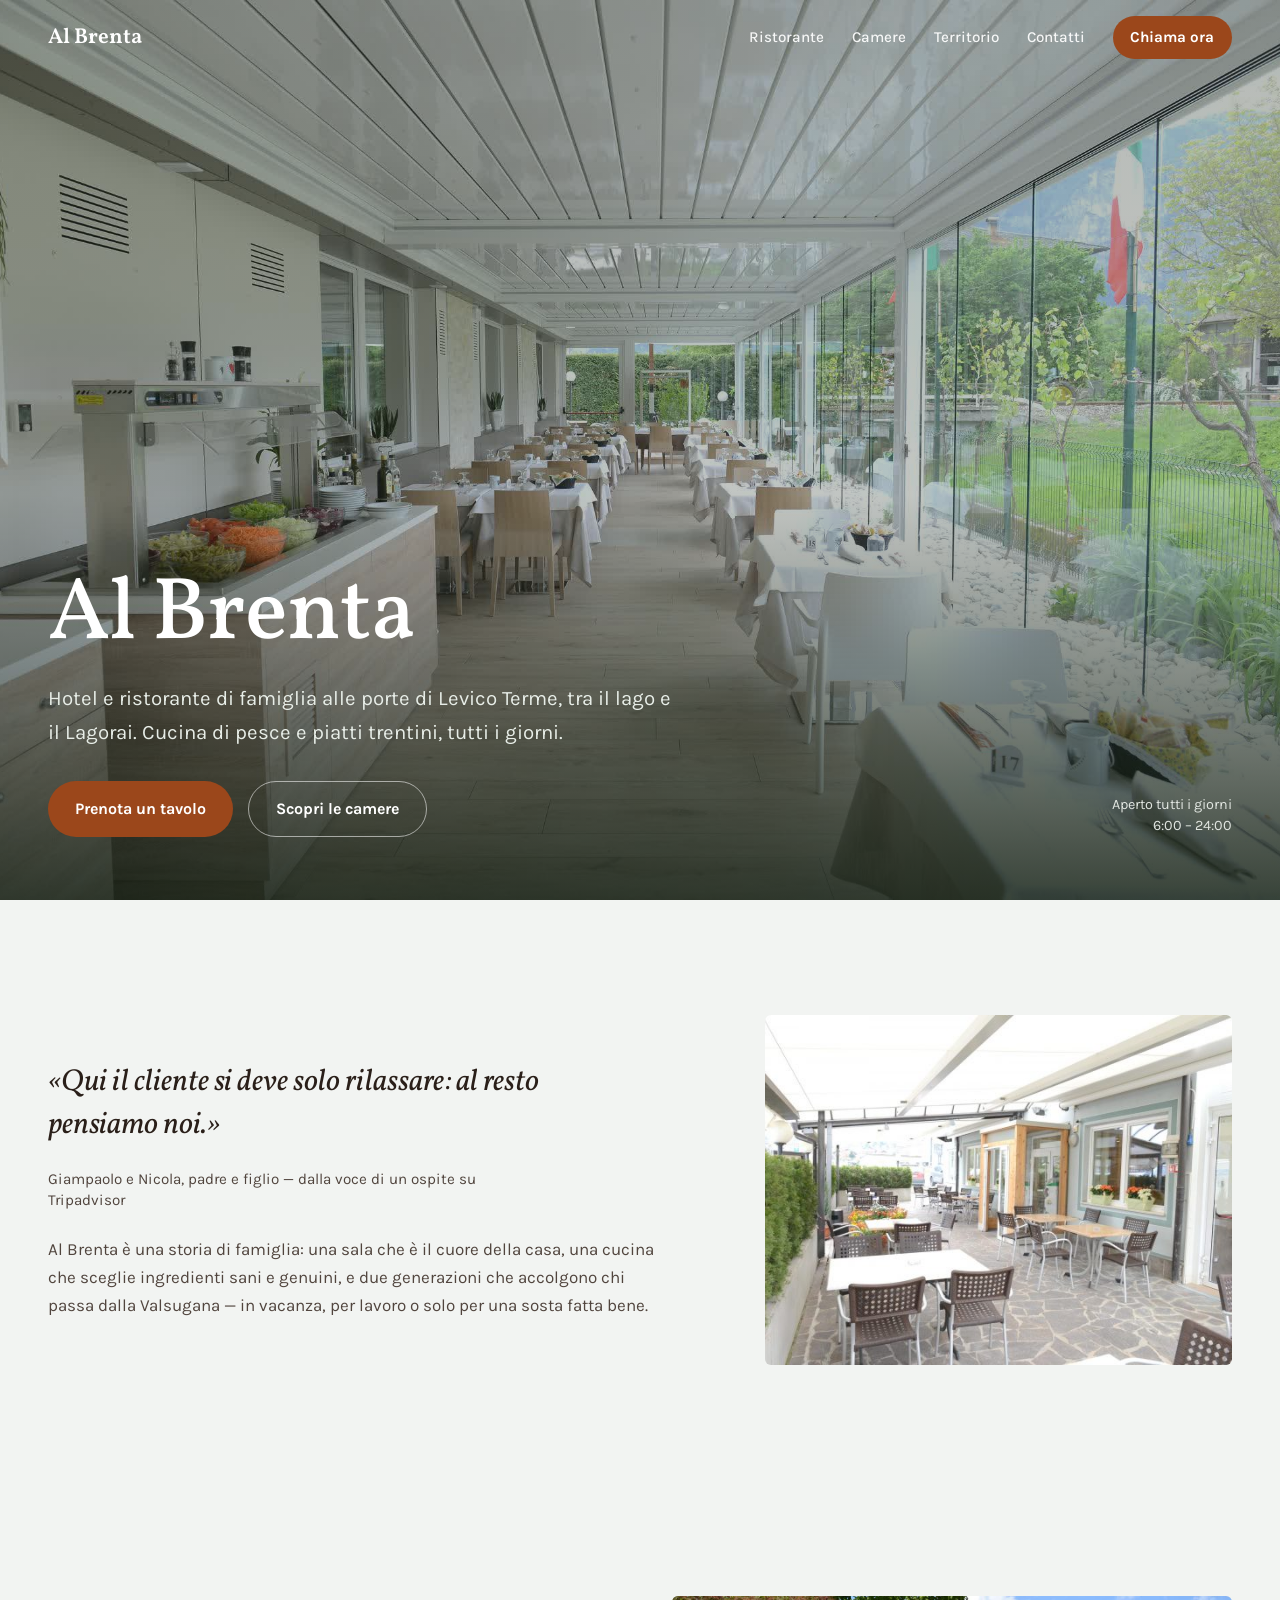
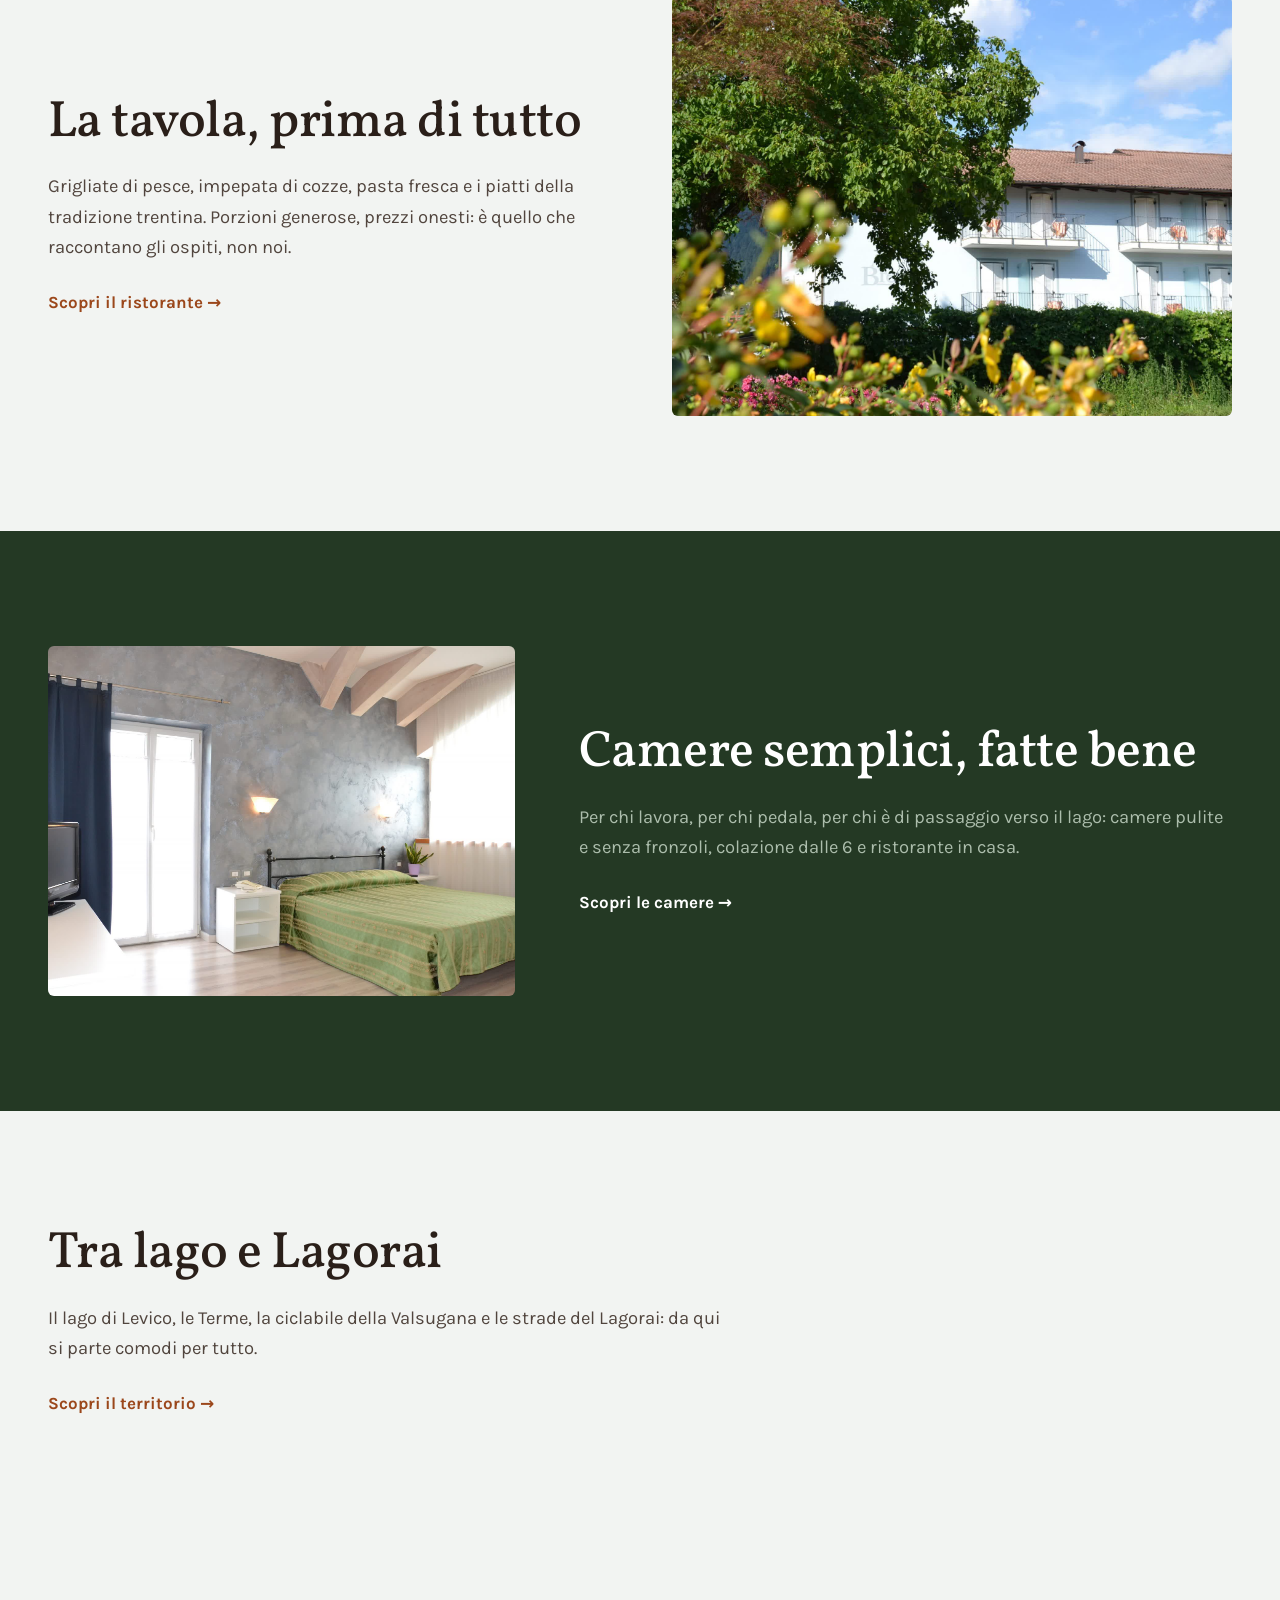
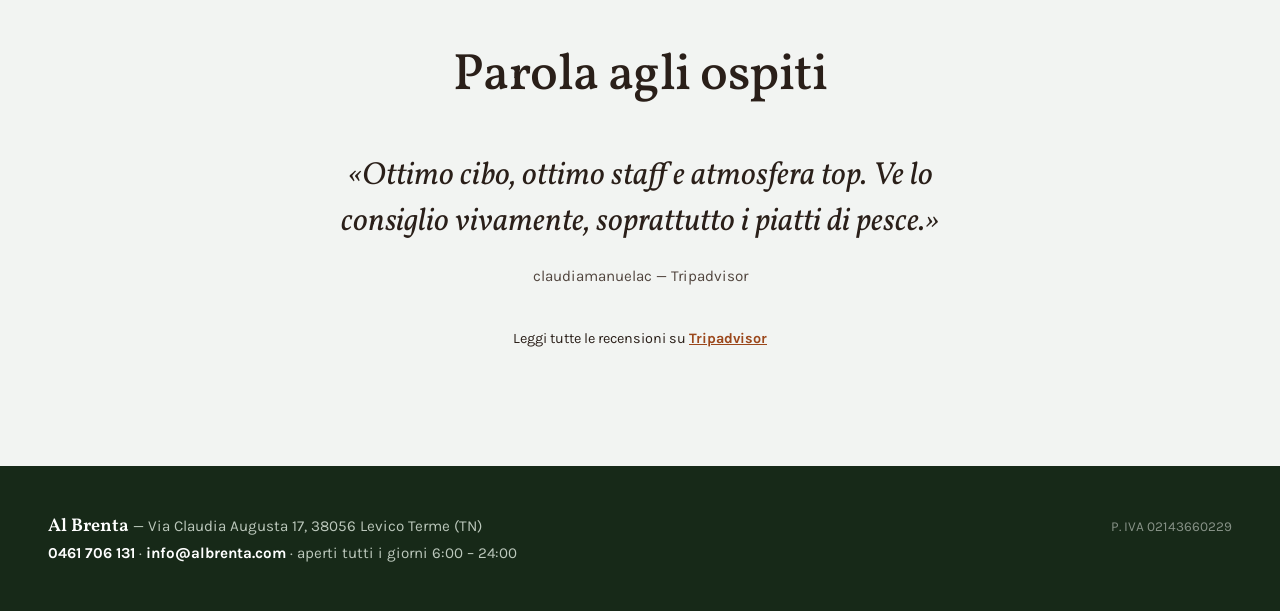
<file: index.html>
<!DOCTYPE html>
<html lang="it">
<head>
<meta charset="UTF-8">
<meta name="viewport" content="width=device-width, initial-scale=1.0">
<title>Al Brenta — Hotel e Ristorante a Levico Terme, Trentino</title>
<meta name="description" content="Hotel e ristorante di famiglia alle porte di Levico Terme: cucina di pesce, piatti trentini, veranda, camere e parcheggio per moto, bici e camper. Aperto tutti i giorni 6–24.">
<link rel="preconnect" href="https://fonts.googleapis.com">
<link rel="preconnect" href="https://fonts.gstatic.com" crossorigin>
<link href="https://fonts.googleapis.com/css2?family=Vollkorn:ital,wght@0,400;0,500;0,600;1,400;1,500&family=Karla:wght@400;500;700&display=swap" rel="stylesheet">
<link rel="stylesheet" href="style.css">
</head>
<body>

<header class="header" id="header">
  <a class="brand" href="index.html">Al Brenta</a>
  <nav>
    <a href="ristorante.html">Ristorante</a>
    <a href="camere.html">Camere</a>
    <a href="territorio.html">Territorio</a>
    <a href="contatti.html">Contatti</a>
    <button class="menu-btn" id="menuBtn" aria-label="Apri il menu"><span></span><span></span><span></span></button>
    <a class="tel" href="tel:+390461706131">Chiama ora</a>
  </nav>
</header>

<div class="mobilenav" id="mobileNav">
  <button class="close" id="menuClose" aria-label="Chiudi il menu">Chiudi ✕</button>
  <a href="index.html" aria-current="page">Home</a>
  <a href="ristorante.html">Ristorante</a>
  <a href="camere.html">Camere</a>
  <a href="territorio.html">Territorio</a>
  <a href="contatti.html">Contatti</a>
  <a class="tel-big" href="tel:+390461706131">Chiama ora — 0461 706 131</a>
</div>

<section class="hero" id="top">
  <img class="bg" src="assets/veranda.jpg" alt="La veranda di Al Brenta piena di luce, con i tavoli apparecchiati" fetchpriority="high">
  <div class="hero-inner">
    <h1>Al Brenta</h1>
    <p class="sub">Hotel e ristorante di famiglia alle porte di Levico Terme, tra il lago e il Lagorai. Cucina di pesce e piatti trentini, tutti i giorni.</p>
    <div class="ctas">
      <a class="btn btn-primary" href="tel:+390461706131">Prenota un tavolo</a>
      <a class="btn btn-ghost" href="camere.html">Scopri le camere</a>
    </div>
  </div>
  <p class="hours">Aperto tutti i giorni<br>6:00 – 24:00</p>
</section>

<section class="section storia">
  <div class="shell">
    <div class="reveal">
      <blockquote>«Qui il cliente si deve solo rilassare: al resto pensiamo noi.»
        <cite>Giampaolo e Nicola, padre e figlio — dalla voce di un ospite su Tripadvisor</cite>
      </blockquote>
      <p>Al Brenta è una storia di famiglia: una sala che è il cuore della casa, una cucina che sceglie ingredienti sani e genuini, e due generazioni che accolgono chi passa dalla Valsugana — in vacanza, per lavoro o solo per una sosta fatta bene.</p>
    </div>
    <img class="reveal" src="assets/staff.jpg" alt="Lo staff di Al Brenta in sala" loading="lazy">
  </div>
</section>

<section class="section teaser">
  <div class="shell">
    <div class="reveal">
      <h2>La tavola, prima di tutto</h2>
      <p class="lede">Grigliate di pesce, impepata di cozze, pasta fresca e i piatti della tradizione trentina. Porzioni generose, prezzi onesti: è quello che raccontano gli ospiti, non noi.</p>
      <a class="more" href="ristorante.html">Scopri il ristorante →</a>
    </div>
    <img class="reveal" src="assets/piatto-2.jpg" alt="Piatto di pesce fresco preparato dalla cucina di Al Brenta" loading="lazy">
  </div>
</section>

<section class="section teaser flip verde-block">
  <div class="shell">
    <div class="reveal">
      <h2>Camere semplici, fatte bene</h2>
      <p class="lede">Per chi lavora, per chi pedala, per chi è di passaggio verso il lago: camere pulite e senza fronzoli, colazione dalle 6 e ristorante in casa.</p>
      <a class="more" href="camere.html">Scopri le camere →</a>
    </div>
    <img class="reveal" src="assets/camera-1.jpg" alt="Camera matrimoniale dell'hotel Al Brenta" loading="lazy">
  </div>
</section>

<section class="section territorio">
  <div class="shell">
    <h2 class="reveal">Tra lago e Lagorai</h2>
    <p class="lede reveal">Il lago di Levico, le Terme, la ciclabile della Valsugana e le strade del Lagorai: da qui si parte comodi per tutto.</p>
    <a class="more reveal" href="territorio.html">Scopri il territorio →</a>
  </div>
</section>

<section class="section recensioni">
  <div class="shell">
    <h2 class="reveal">Parola agli ospiti</h2>
    <blockquote class="quote reveal">«Ottimo cibo, ottimo staff e atmosfera top. Ve lo consiglio vivamente, soprattutto i piatti di pesce.»
      <span class="who">claudiamanuelac — Tripadvisor</span>
    </blockquote>
    <span class="fonte reveal">Leggi tutte le recensioni su <a href="https://www.tripadvisor.it/Restaurant_Review-g194793-d2284412-Reviews-Ristorante_al_Brenta-Levico_Terme_Province_of_Trento_Trentino_Alto_Adige.html" target="_blank" rel="noopener">Tripadvisor</a></span>
  </div>
</section>

<footer class="footer">
  <div class="shell">
    <div>
      <span class="fname">Al Brenta</span> — Via Claudia Augusta 17, 38056 Levico Terme (TN)<br>
      <a href="tel:+390461706131">0461 706 131</a> · <a href="mailto:info@albrenta.com">info@albrenta.com</a> · aperti tutti i giorni 6:00 – 24:00
    </div>
    <span class="piva">P. IVA 02143660229</span>
  </div>
</footer>

<script src="site.js"></script>
</body>
</html>
</file>
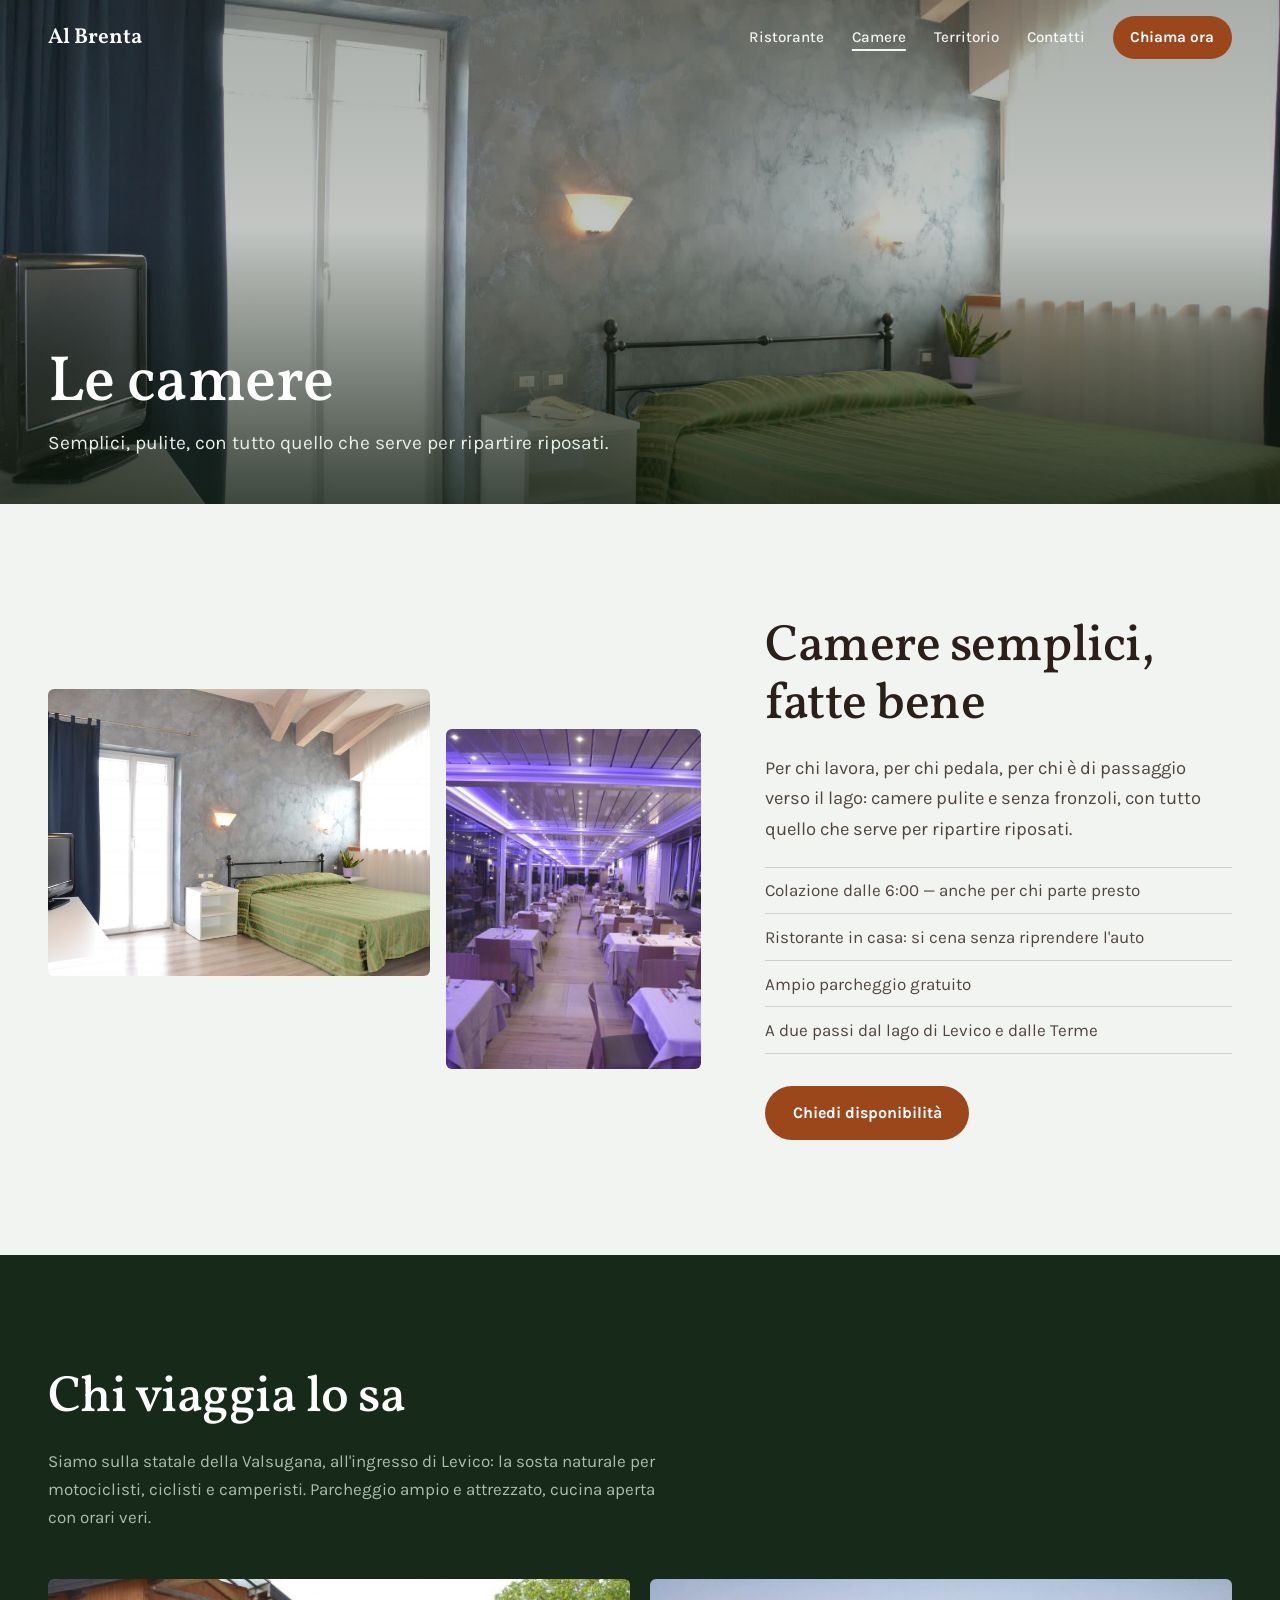
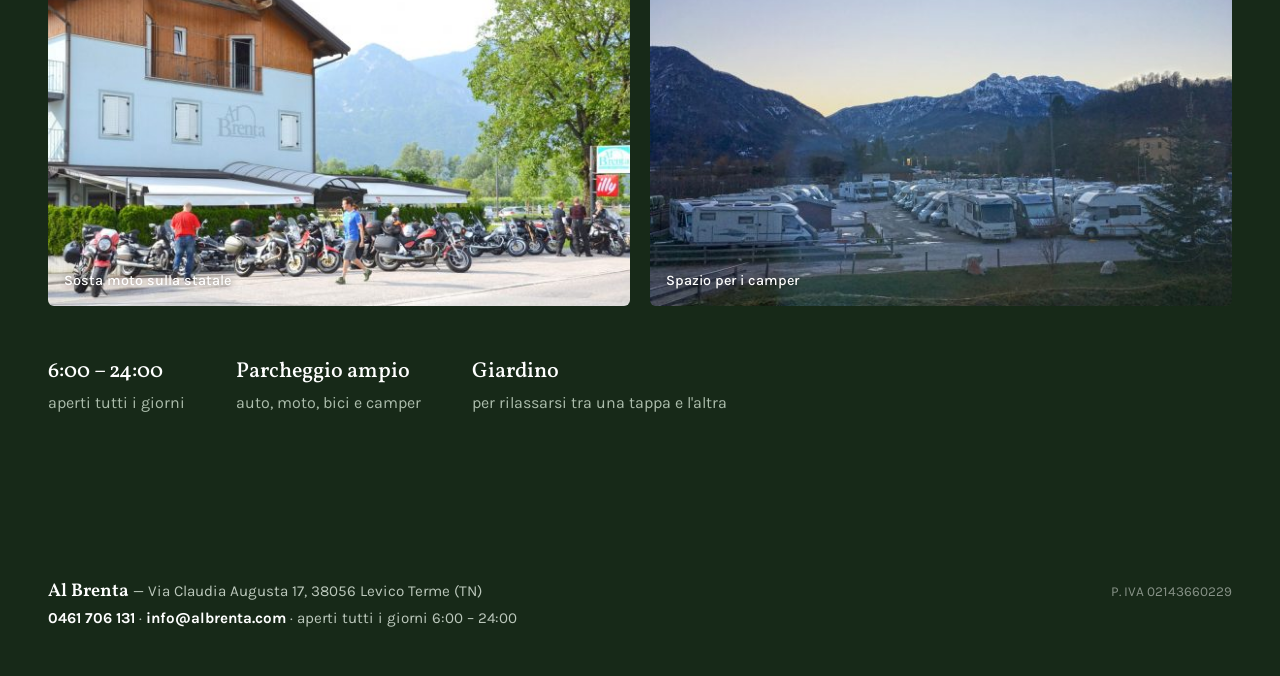
<file: camere.html>
<!DOCTYPE html>
<html lang="it">
<head>
<meta charset="UTF-8">
<meta name="viewport" content="width=device-width, initial-scale=1.0">
<title>Le Camere — Al Brenta, Levico Terme</title>
<meta name="description" content="Le camere dell'hotel Al Brenta a Levico Terme: semplici e curate, con colazione dalle 6, ristorante in casa e ampio parcheggio gratuito.">
<link rel="preconnect" href="https://fonts.googleapis.com">
<link rel="preconnect" href="https://fonts.gstatic.com" crossorigin>
<link href="https://fonts.googleapis.com/css2?family=Vollkorn:ital,wght@0,400;0,500;0,600;1,400;1,500&family=Karla:wght@400;500;700&display=swap" rel="stylesheet">
<link rel="stylesheet" href="style.css">
</head>
<body>

<header class="header" id="header">
  <a class="brand" href="index.html">Al Brenta</a>
  <nav>
    <a href="ristorante.html">Ristorante</a>
    <a href="camere.html" aria-current="page">Camere</a>
    <a href="territorio.html">Territorio</a>
    <a href="contatti.html">Contatti</a>
    <button class="menu-btn" id="menuBtn" aria-label="Apri il menu"><span></span><span></span><span></span></button>
    <a class="tel" href="tel:+390461706131">Chiama ora</a>
  </nav>
</header>

<div class="mobilenav" id="mobileNav">
  <button class="close" id="menuClose" aria-label="Chiudi il menu">Chiudi ✕</button>
  <a href="index.html">Home</a>
  <a href="ristorante.html">Ristorante</a>
  <a href="camere.html" aria-current="page">Camere</a>
  <a href="territorio.html">Territorio</a>
  <a href="contatti.html">Contatti</a>
  <a class="tel-big" href="tel:+390461706131">Chiama ora — 0461 706 131</a>
</div>

<section class="page-hero">
  <img class="bg" src="assets/camera-1.jpg" alt="Camera matrimoniale dell'hotel Al Brenta" fetchpriority="high">
  <div class="hero-inner">
    <h1>Le camere</h1>
    <p class="sub">Semplici, pulite, con tutto quello che serve per ripartire riposati.</p>
  </div>
</section>

<section class="section camere">
  <div class="shell">
    <div class="fotostack reveal">
      <img src="assets/camera-2.jpg" alt="Dettaglio di una camera dell'hotel Al Brenta" loading="lazy">
      <img src="assets/dettaglio-2.jpg" alt="Un dettaglio degli spazi dell'hotel" loading="lazy">
    </div>
    <div class="reveal">
      <h2>Camere semplici, fatte bene</h2>
      <p class="lede">Per chi lavora, per chi pedala, per chi è di passaggio verso il lago: camere pulite e senza fronzoli, con tutto quello che serve per ripartire riposati.</p>
      <ul>
        <li>Colazione dalle 6:00 — anche per chi parte presto</li>
        <li>Ristorante in casa: si cena senza riprendere l'auto</li>
        <li>Ampio parcheggio gratuito</li>
        <li>A due passi dal lago di Levico e dalle Terme</li>
      </ul>
      <a class="btn btn-primary" href="mailto:info@albrenta.com?subject=Richiesta%20disponibilit%C3%A0%20camera">Chiedi disponibilità</a>
    </div>
  </div>
</section>

<section class="section viaggio">
  <div class="shell">
    <h2 class="reveal">Chi viaggia lo sa</h2>
    <p class="intro reveal">Siamo sulla statale della Valsugana, all'ingresso di Levico: la sosta naturale per motociclisti, ciclisti e camperisti. Parcheggio ampio e attrezzato, cucina aperta con orari veri.</p>
    <div class="strip">
      <figure class="reveal">
        <img src="assets/moto.jpg" alt="Motociclisti in sosta al parcheggio di Al Brenta" loading="lazy">
        <figcaption>Sosta moto sulla statale</figcaption>
      </figure>
      <figure class="reveal">
        <img src="assets/camper.jpg" alt="Area camper nel parcheggio di Al Brenta" loading="lazy">
        <figcaption>Spazio per i camper</figcaption>
      </figure>
    </div>
    <div class="fatti reveal">
      <div><strong>6:00 – 24:00</strong>aperti tutti i giorni</div>
      <div><strong>Parcheggio ampio</strong>auto, moto, bici e camper</div>
      <div><strong>Giardino</strong>per rilassarsi tra una tappa e l'altra</div>
    </div>
  </div>
</section>

<footer class="footer">
  <div class="shell">
    <div>
      <span class="fname">Al Brenta</span> — Via Claudia Augusta 17, 38056 Levico Terme (TN)<br>
      <a href="tel:+390461706131">0461 706 131</a> · <a href="mailto:info@albrenta.com">info@albrenta.com</a> · aperti tutti i giorni 6:00 – 24:00
    </div>
    <span class="piva">P. IVA 02143660229</span>
  </div>
</footer>

<script src="site.js"></script>
</body>
</html>
</file>
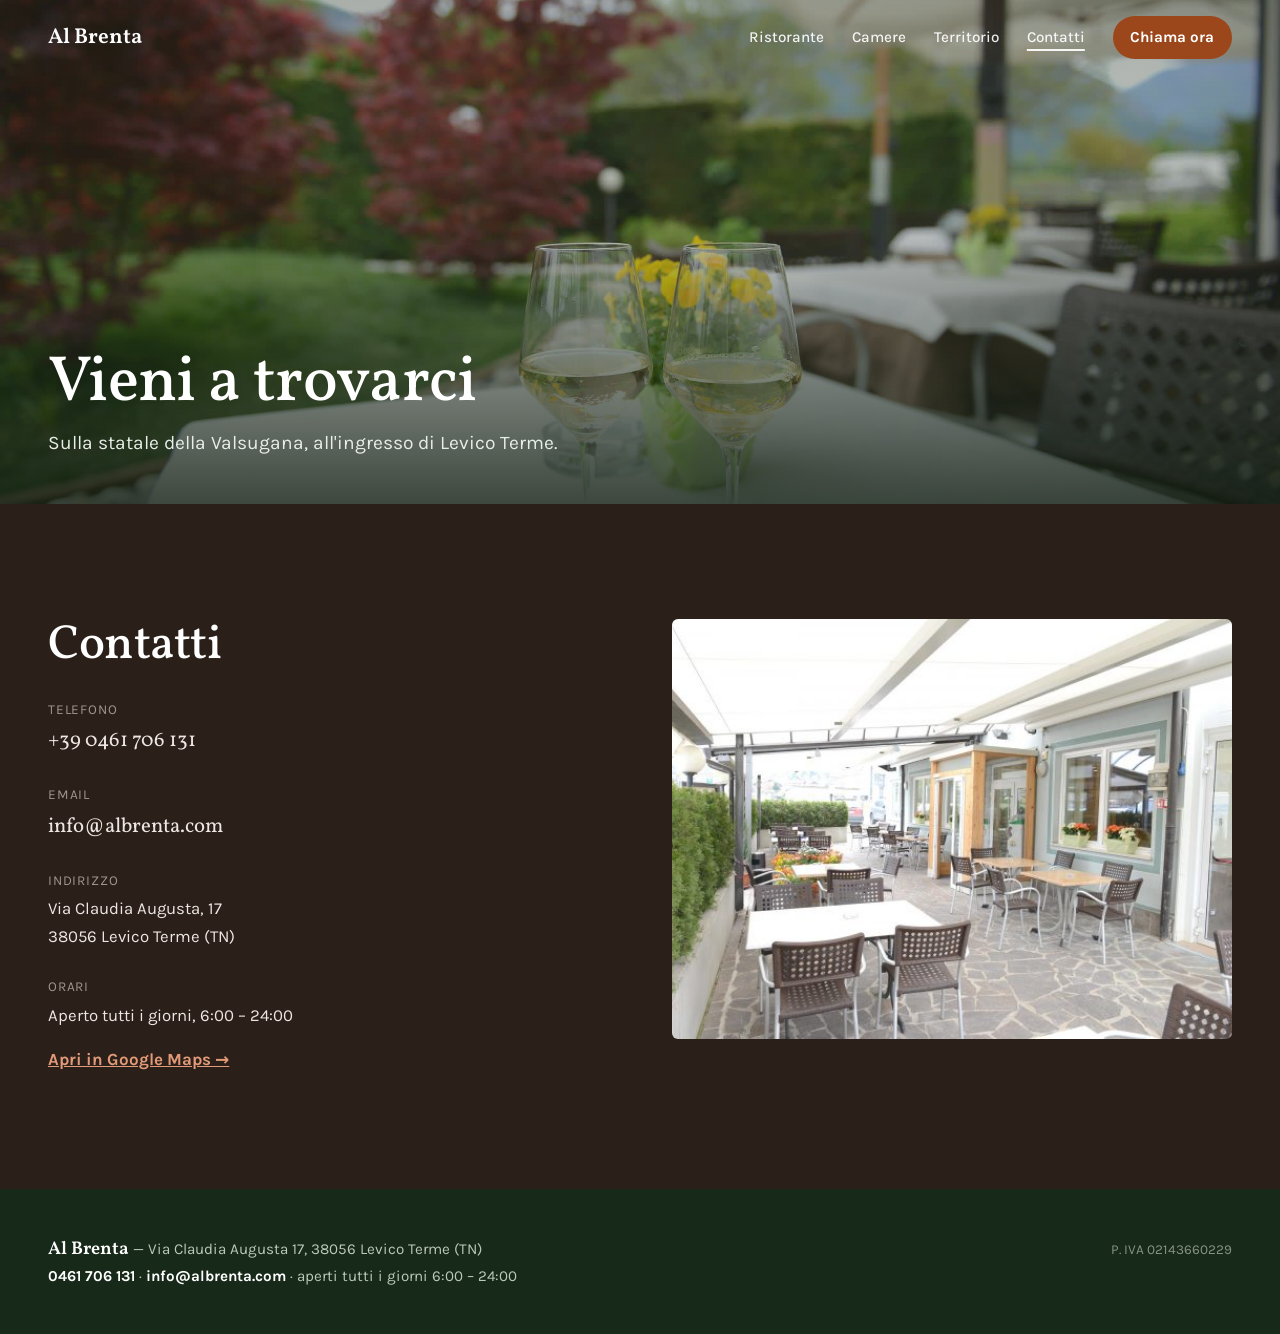
<file: contatti.html>
<!DOCTYPE html>
<html lang="it">
<head>
<meta charset="UTF-8">
<meta name="viewport" content="width=device-width, initial-scale=1.0">
<title>Contatti — Al Brenta, Levico Terme</title>
<meta name="description" content="Contatta Al Brenta a Levico Terme: telefono 0461 706 131, Via Claudia Augusta 17, aperto tutti i giorni 6–24. Prenota un tavolo o chiedi disponibilità camere.">
<link rel="preconnect" href="https://fonts.googleapis.com">
<link rel="preconnect" href="https://fonts.gstatic.com" crossorigin>
<link href="https://fonts.googleapis.com/css2?family=Vollkorn:ital,wght@0,400;0,500;0,600;1,400;1,500&family=Karla:wght@400;500;700&display=swap" rel="stylesheet">
<link rel="stylesheet" href="style.css">
</head>
<body>

<header class="header" id="header">
  <a class="brand" href="index.html">Al Brenta</a>
  <nav>
    <a href="ristorante.html">Ristorante</a>
    <a href="camere.html">Camere</a>
    <a href="territorio.html">Territorio</a>
    <a href="contatti.html" aria-current="page">Contatti</a>
    <button class="menu-btn" id="menuBtn" aria-label="Apri il menu"><span></span><span></span><span></span></button>
    <a class="tel" href="tel:+390461706131">Chiama ora</a>
  </nav>
</header>

<div class="mobilenav" id="mobileNav">
  <button class="close" id="menuClose" aria-label="Chiudi il menu">Chiudi ✕</button>
  <a href="index.html">Home</a>
  <a href="ristorante.html">Ristorante</a>
  <a href="camere.html">Camere</a>
  <a href="territorio.html">Territorio</a>
  <a href="contatti.html" aria-current="page">Contatti</a>
  <a class="tel-big" href="tel:+390461706131">Chiama ora — 0461 706 131</a>
</div>

<section class="page-hero">
  <img class="bg" src="assets/esterno.jpg" alt="Al Brenta visto dall'esterno, sulla statale della Valsugana" fetchpriority="high">
  <div class="hero-inner">
    <h1>Vieni a trovarci</h1>
    <p class="sub">Sulla statale della Valsugana, all'ingresso di Levico Terme.</p>
  </div>
</section>

<section class="section contatti">
  <div class="shell">
    <div>
      <h2>Contatti</h2>
      <div class="dato"><span>Telefono</span><a href="tel:+390461706131">+39 0461 706 131</a></div>
      <div class="dato"><span>Email</span><a href="mailto:info@albrenta.com">info@albrenta.com</a></div>
      <div class="dato"><span>Indirizzo</span><p>Via Claudia Augusta, 17<br>38056 Levico Terme (TN)</p></div>
      <div class="dato"><span>Orari</span><p>Aperto tutti i giorni, 6:00 – 24:00</p></div>
      <a class="mappa" href="https://www.google.com/maps/search/?api=1&query=Hotel+Ristorante+Al+Brenta+Levico+Terme" target="_blank" rel="noopener">Apri in Google Maps →</a>
    </div>
    <div>
      <img src="assets/staff.jpg" alt="Lo staff di Al Brenta in sala" loading="lazy">
    </div>
  </div>
</section>

<footer class="footer">
  <div class="shell">
    <div>
      <span class="fname">Al Brenta</span> — Via Claudia Augusta 17, 38056 Levico Terme (TN)<br>
      <a href="tel:+390461706131">0461 706 131</a> · <a href="mailto:info@albrenta.com">info@albrenta.com</a> · aperti tutti i giorni 6:00 – 24:00
    </div>
    <span class="piva">P. IVA 02143660229</span>
  </div>
</footer>

<script src="site.js"></script>
</body>
</html>
</file>
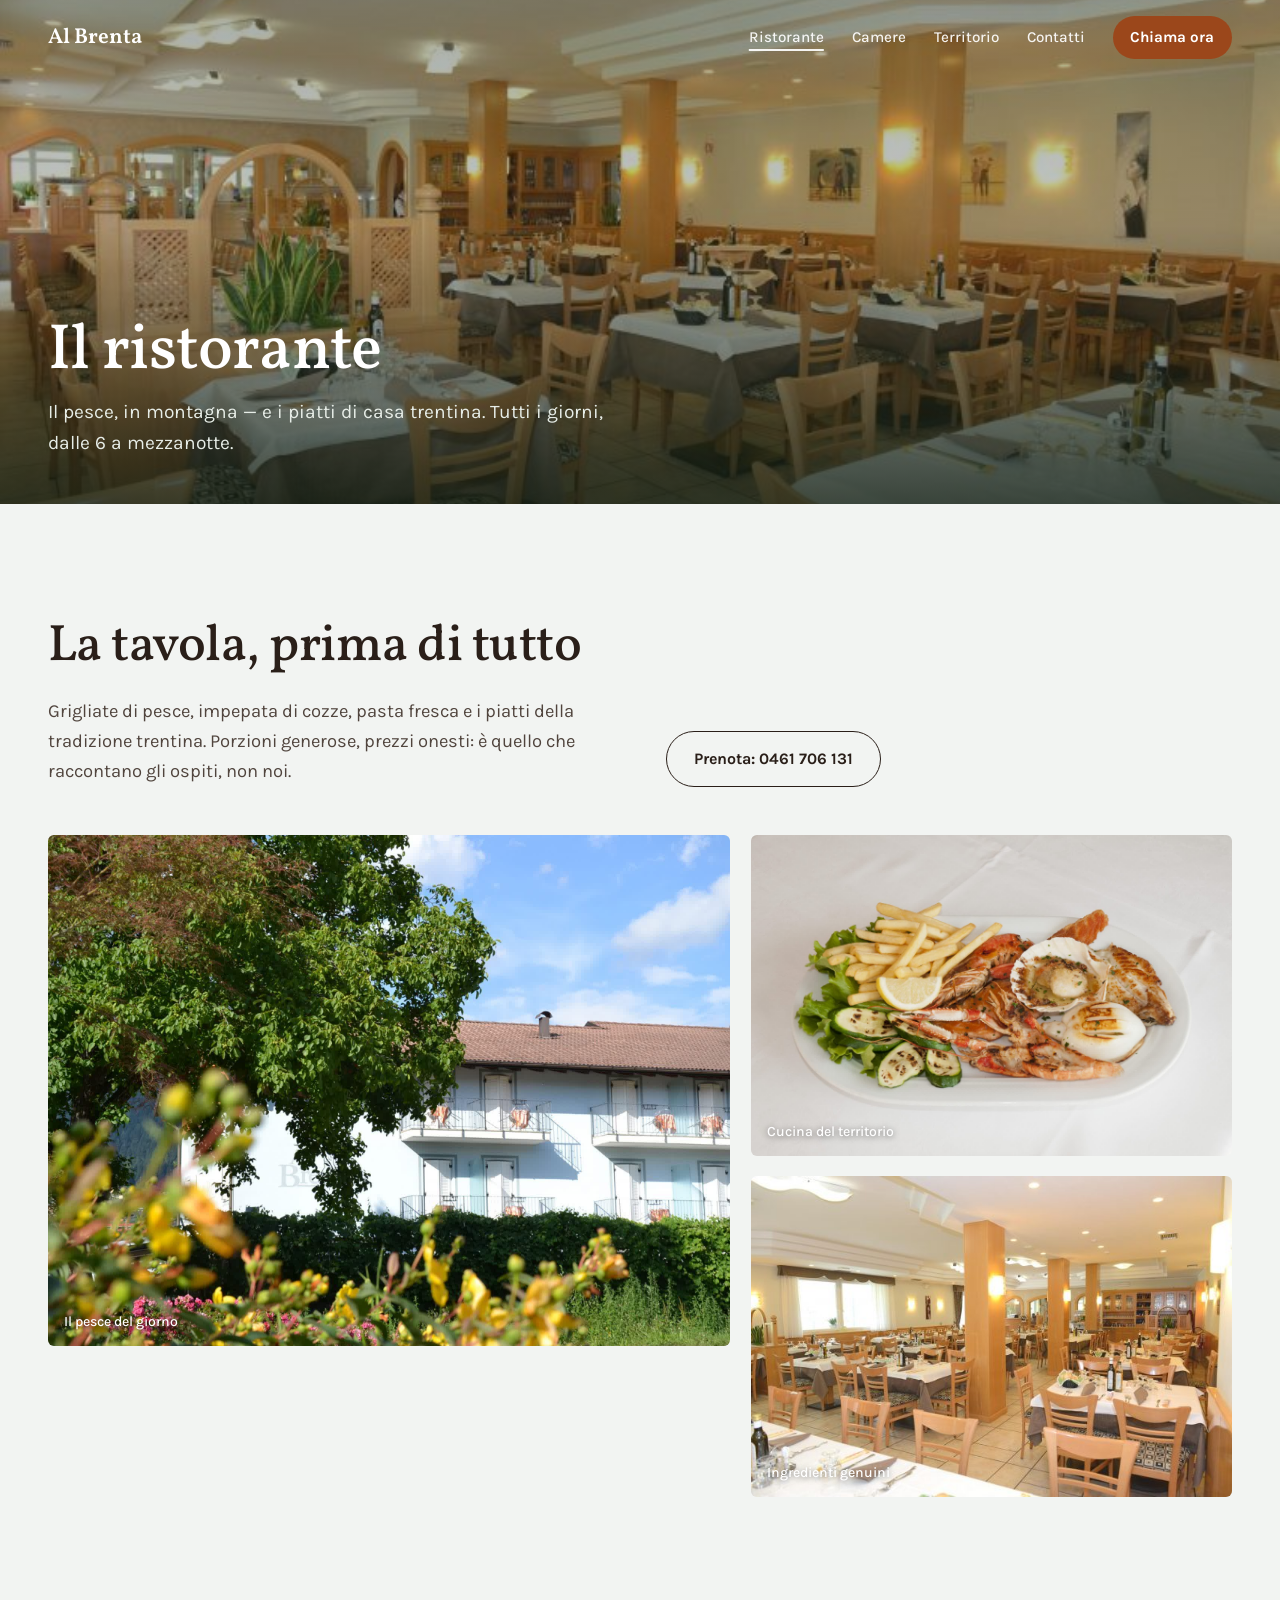
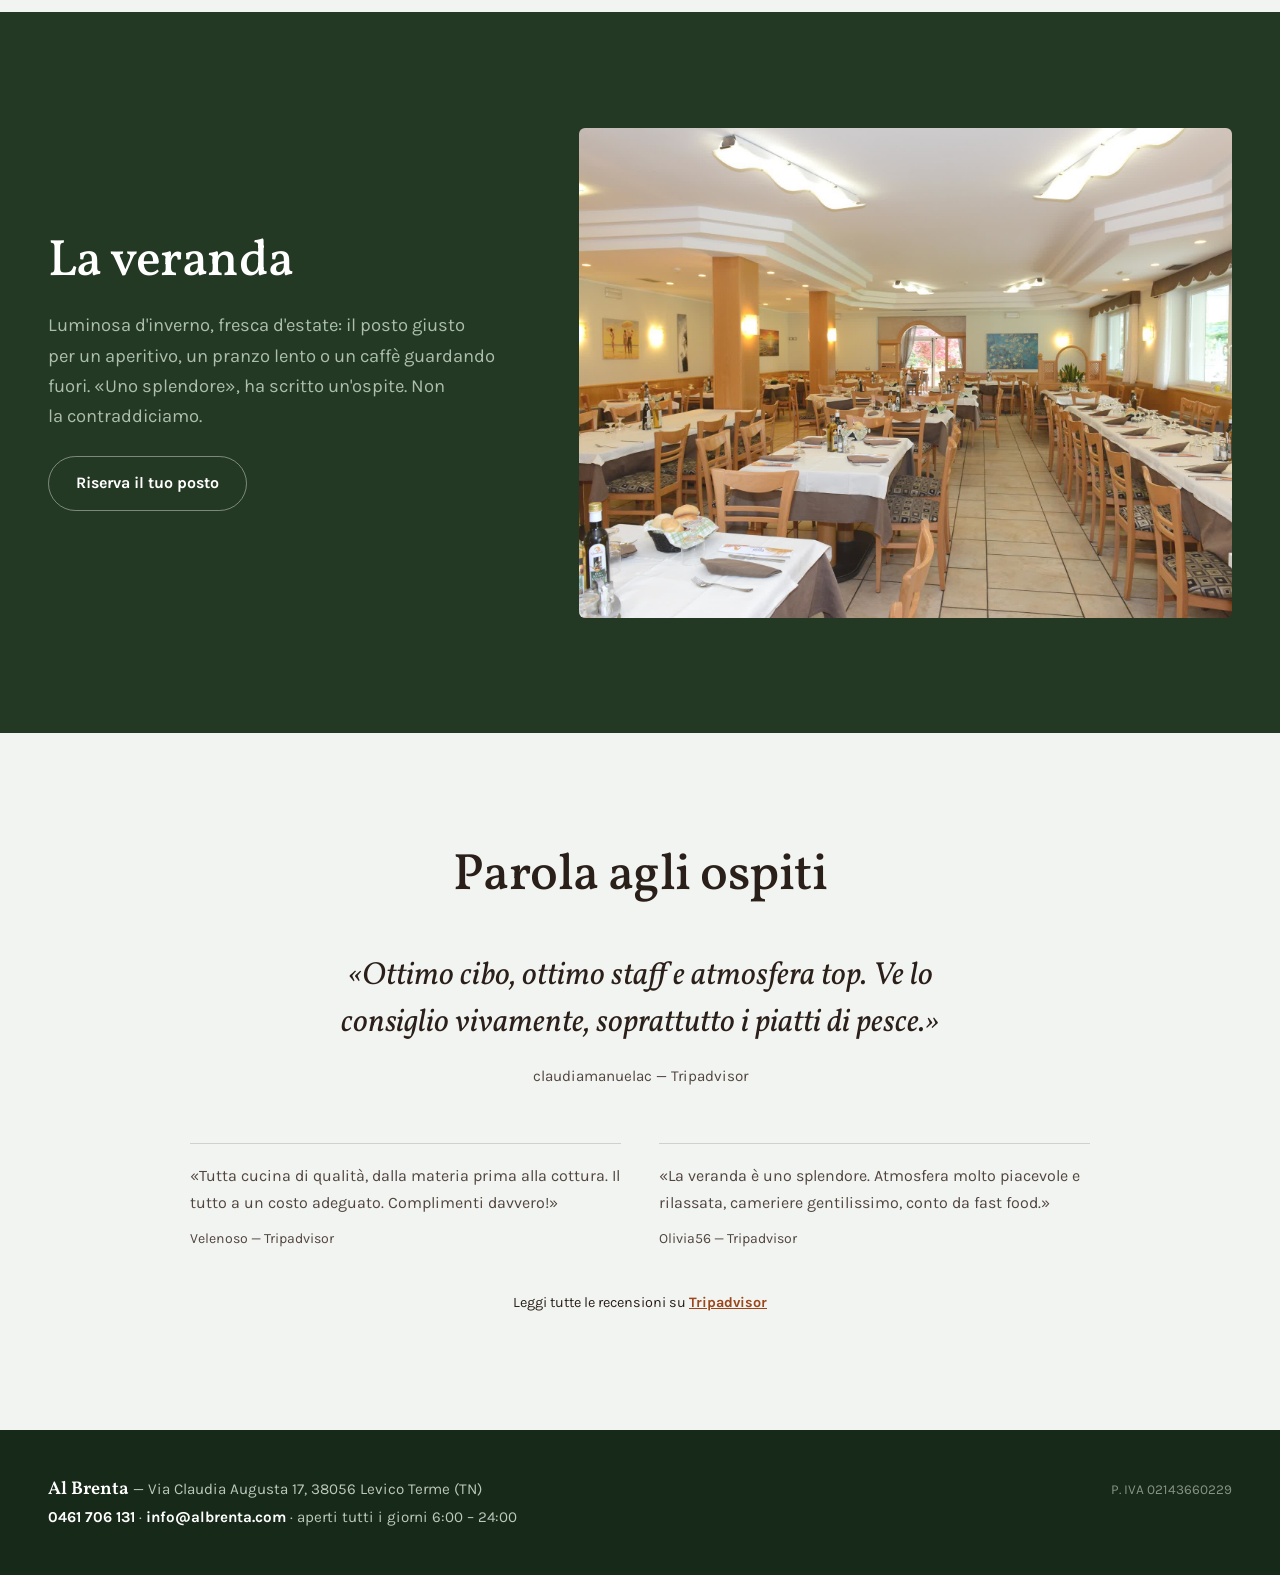
<file: ristorante.html>
<!DOCTYPE html>
<html lang="it">
<head>
<meta charset="UTF-8">
<meta name="viewport" content="width=device-width, initial-scale=1.0">
<title>Il Ristorante — Al Brenta, Levico Terme</title>
<meta name="description" content="Il ristorante di Al Brenta a Levico Terme: cucina di pesce, piatti trentini, pasta fresca e la veranda luminosa. Aperto tutti i giorni.">
<link rel="preconnect" href="https://fonts.googleapis.com">
<link rel="preconnect" href="https://fonts.gstatic.com" crossorigin>
<link href="https://fonts.googleapis.com/css2?family=Vollkorn:ital,wght@0,400;0,500;0,600;1,400;1,500&family=Karla:wght@400;500;700&display=swap" rel="stylesheet">
<link rel="stylesheet" href="style.css">
</head>
<body>

<header class="header" id="header">
  <a class="brand" href="index.html">Al Brenta</a>
  <nav>
    <a href="ristorante.html" aria-current="page">Ristorante</a>
    <a href="camere.html">Camere</a>
    <a href="territorio.html">Territorio</a>
    <a href="contatti.html">Contatti</a>
    <button class="menu-btn" id="menuBtn" aria-label="Apri il menu"><span></span><span></span><span></span></button>
    <a class="tel" href="tel:+390461706131">Chiama ora</a>
  </nav>
</header>

<div class="mobilenav" id="mobileNav">
  <button class="close" id="menuClose" aria-label="Chiudi il menu">Chiudi ✕</button>
  <a href="index.html">Home</a>
  <a href="ristorante.html" aria-current="page">Ristorante</a>
  <a href="camere.html">Camere</a>
  <a href="territorio.html">Territorio</a>
  <a href="contatti.html">Contatti</a>
  <a class="tel-big" href="tel:+390461706131">Chiama ora — 0461 706 131</a>
</div>

<section class="page-hero">
  <img class="bg" src="assets/sala.jpg" alt="La sala del ristorante Al Brenta apparecchiata" fetchpriority="high">
  <div class="hero-inner">
    <h1>Il ristorante</h1>
    <p class="sub">Il pesce, in montagna — e i piatti di casa trentina. Tutti i giorni, dalle 6 a mezzanotte.</p>
  </div>
</section>

<section class="section ristorante">
  <div class="shell">
    <div class="cols">
      <div class="reveal">
        <h2>La tavola, prima di tutto</h2>
        <p class="lede">Grigliate di pesce, impepata di cozze, pasta fresca e i piatti della tradizione trentina. Porzioni generose, prezzi onesti: è quello che raccontano gli ospiti, non noi.</p>
      </div>
      <div class="reveal cta-row">
        <a class="btn btn-ink" href="tel:+390461706131">Prenota: 0461 706 131</a>
      </div>
    </div>
    <div class="grid">
      <figure class="f-a reveal">
        <img src="assets/piatto-2.jpg" alt="Piatto di pesce fresco preparato dalla cucina di Al Brenta" loading="lazy">
        <figcaption>Il pesce del giorno</figcaption>
      </figure>
      <figure class="f-b reveal">
        <img src="assets/piatto-1.jpg" alt="Uno dei piatti della cucina di Al Brenta" loading="lazy">
        <figcaption>Cucina del territorio</figcaption>
      </figure>
      <figure class="f-c reveal">
        <img src="assets/dettaglio-1.jpg" alt="Un dettaglio della cucina di Al Brenta" loading="lazy">
        <figcaption>Ingredienti genuini</figcaption>
      </figure>
    </div>
  </div>
</section>

<section class="section verde-block">
  <div class="shell">
    <div class="reveal">
      <h2>La veranda</h2>
      <p class="lede">Luminosa d'inverno, fresca d'estate: il posto giusto per un aperitivo, un pranzo lento o un caffè guardando fuori. «Uno splendore», ha scritto un'ospite. Non la contraddiciamo.</p>
      <p style="margin-top:1.5rem"><a class="btn btn-ghost" href="tel:+390461706131">Riserva il tuo posto</a></p>
    </div>
    <img class="reveal" src="assets/interno.jpg" alt="Gli interni luminosi di Al Brenta" loading="lazy">
  </div>
</section>

<section class="section recensioni">
  <div class="shell">
    <h2 class="reveal">Parola agli ospiti</h2>
    <blockquote class="quote reveal">«Ottimo cibo, ottimo staff e atmosfera top. Ve lo consiglio vivamente, soprattutto i piatti di pesce.»
      <span class="who">claudiamanuelac — Tripadvisor</span>
    </blockquote>
    <div class="altre">
      <blockquote class="mini reveal">«Tutta cucina di qualità, dalla materia prima alla cottura. Il tutto a un costo adeguato. Complimenti davvero!»
        <span class="who">Velenoso — Tripadvisor</span>
      </blockquote>
      <blockquote class="mini reveal">«La veranda è uno splendore. Atmosfera molto piacevole e rilassata, cameriere gentilissimo, conto da fast food.»
        <span class="who">Olivia56 — Tripadvisor</span>
      </blockquote>
    </div>
    <span class="fonte reveal">Leggi tutte le recensioni su <a href="https://www.tripadvisor.it/Restaurant_Review-g194793-d2284412-Reviews-Ristorante_al_Brenta-Levico_Terme_Province_of_Trento_Trentino_Alto_Adige.html" target="_blank" rel="noopener">Tripadvisor</a></span>
  </div>
</section>

<footer class="footer">
  <div class="shell">
    <div>
      <span class="fname">Al Brenta</span> — Via Claudia Augusta 17, 38056 Levico Terme (TN)<br>
      <a href="tel:+390461706131">0461 706 131</a> · <a href="mailto:info@albrenta.com">info@albrenta.com</a> · aperti tutti i giorni 6:00 – 24:00
    </div>
    <span class="piva">P. IVA 02143660229</span>
  </div>
</footer>

<script src="site.js"></script>
</body>
</html>
</file>
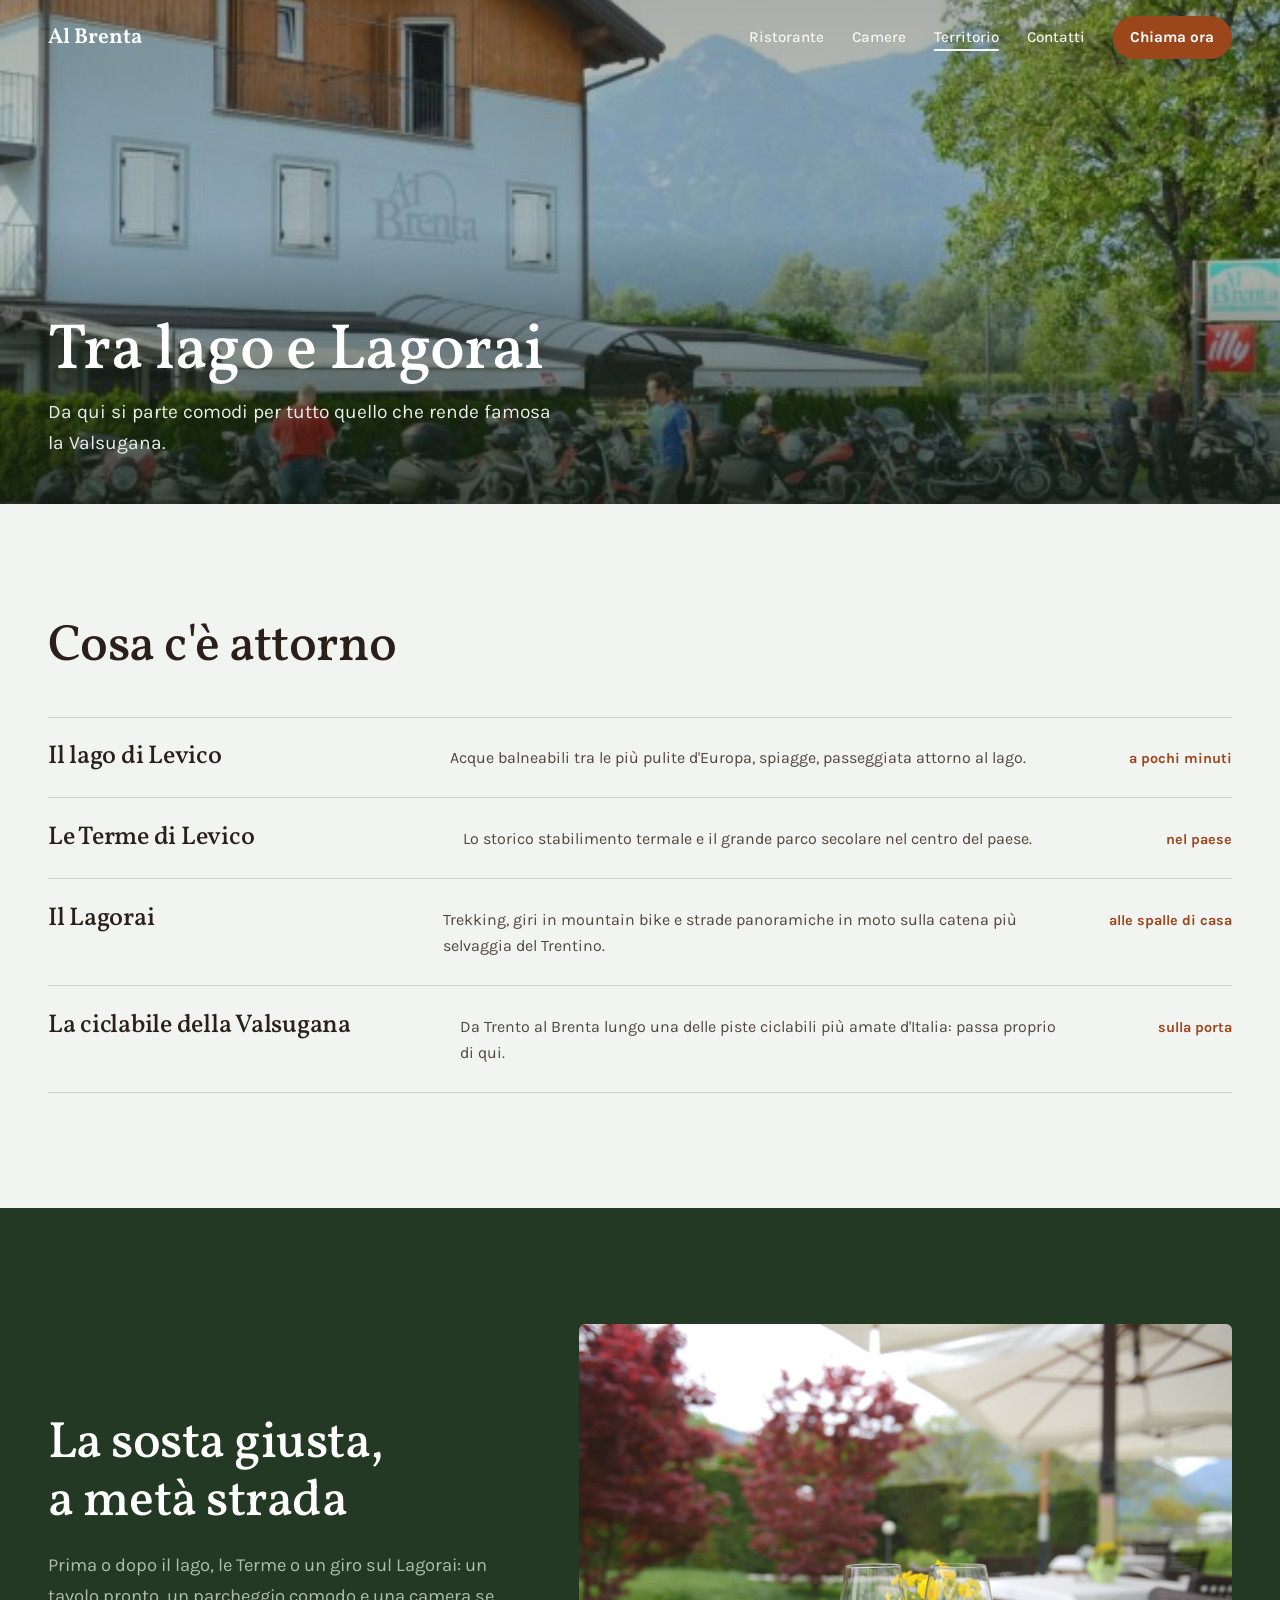
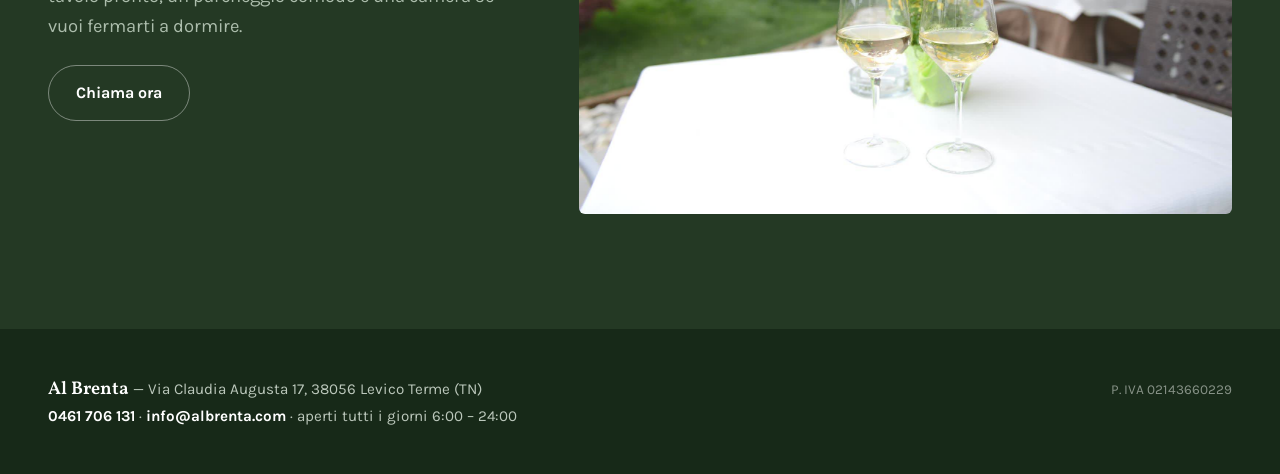
<file: territorio.html>
<!DOCTYPE html>
<html lang="it">
<head>
<meta charset="UTF-8">
<meta name="viewport" content="width=device-width, initial-scale=1.0">
<title>Il Territorio — Al Brenta, Levico Terme</title>
<meta name="description" content="Il lago di Levico, le Terme, il Lagorai e la ciclabile della Valsugana: cosa fare e vedere partendo da Al Brenta, a Levico Terme.">
<link rel="preconnect" href="https://fonts.googleapis.com">
<link rel="preconnect" href="https://fonts.gstatic.com" crossorigin>
<link href="https://fonts.googleapis.com/css2?family=Vollkorn:ital,wght@0,400;0,500;0,600;1,400;1,500&family=Karla:wght@400;500;700&display=swap" rel="stylesheet">
<link rel="stylesheet" href="style.css">
</head>
<body>

<header class="header" id="header">
  <a class="brand" href="index.html">Al Brenta</a>
  <nav>
    <a href="ristorante.html">Ristorante</a>
    <a href="camere.html">Camere</a>
    <a href="territorio.html" aria-current="page">Territorio</a>
    <a href="contatti.html">Contatti</a>
    <button class="menu-btn" id="menuBtn" aria-label="Apri il menu"><span></span><span></span><span></span></button>
    <a class="tel" href="tel:+390461706131">Chiama ora</a>
  </nav>
</header>

<div class="mobilenav" id="mobileNav">
  <button class="close" id="menuClose" aria-label="Chiudi il menu">Chiudi ✕</button>
  <a href="index.html">Home</a>
  <a href="ristorante.html">Ristorante</a>
  <a href="camere.html">Camere</a>
  <a href="territorio.html" aria-current="page">Territorio</a>
  <a href="contatti.html">Contatti</a>
  <a class="tel-big" href="tel:+390461706131">Chiama ora — 0461 706 131</a>
</div>

<section class="page-hero">
  <img class="bg" src="assets/moto.jpg" alt="Motociclisti in sosta al parcheggio di Al Brenta, sulla statale della Valsugana" fetchpriority="high">
  <div class="hero-inner">
    <h1>Tra lago e Lagorai</h1>
    <p class="sub">Da qui si parte comodi per tutto quello che rende famosa la Valsugana.</p>
  </div>
</section>

<section class="section territorio">
  <div class="shell">
    <h2 class="reveal">Cosa c'è attorno</h2>
    <div class="voci">
      <div class="voce reveal">
        <h3>Il lago di Levico</h3>
        <p>Acque balneabili tra le più pulite d'Europa, spiagge, passeggiata attorno al lago.</p>
        <span class="dist">a pochi minuti</span>
      </div>
      <div class="voce reveal">
        <h3>Le Terme di Levico</h3>
        <p>Lo storico stabilimento termale e il grande parco secolare nel centro del paese.</p>
        <span class="dist">nel paese</span>
      </div>
      <div class="voce reveal">
        <h3>Il Lagorai</h3>
        <p>Trekking, giri in mountain bike e strade panoramiche in moto sulla catena più selvaggia del Trentino.</p>
        <span class="dist">alle spalle di casa</span>
      </div>
      <div class="voce reveal">
        <h3>La ciclabile della Valsugana</h3>
        <p>Da Trento al Brenta lungo una delle piste ciclabili più amate d'Italia: passa proprio di qui.</p>
        <span class="dist">sulla porta</span>
      </div>
    </div>
  </div>
</section>

<section class="section verde-block">
  <div class="shell">
    <div class="reveal">
      <h2>La sosta giusta, a metà strada</h2>
      <p class="lede">Prima o dopo il lago, le Terme o un giro sul Lagorai: un tavolo pronto, un parcheggio comodo e una camera se vuoi fermarti a dormire.</p>
      <p style="margin-top:1.5rem"><a class="btn btn-ghost" href="tel:+390461706131">Chiama ora</a></p>
    </div>
    <img class="reveal" src="assets/esterno.jpg" alt="Al Brenta visto dall'esterno, sulla statale della Valsugana" loading="lazy">
  </div>
</section>

<footer class="footer">
  <div class="shell">
    <div>
      <span class="fname">Al Brenta</span> — Via Claudia Augusta 17, 38056 Levico Terme (TN)<br>
      <a href="tel:+390461706131">0461 706 131</a> · <a href="mailto:info@albrenta.com">info@albrenta.com</a> · aperti tutti i giorni 6:00 – 24:00
    </div>
    <span class="piva">P. IVA 02143660229</span>
  </div>
</footer>

<script src="site.js"></script>
</body>
</html>
</file>
<file: style.css>
:root{
  --bg: oklch(96.5% 0.004 140);
  --ink: oklch(25% 0.02 50);
  --ink-soft: oklch(40% 0.02 50);
  --verde: oklch(32% 0.045 145);
  --verde-deep: oklch(26% 0.04 145);
  --verde-ink: oklch(95% 0.012 145);
  --verde-soft: oklch(78% 0.03 145);
  --rame: oklch(50% 0.125 45);
  --rame-hover: oklch(44% 0.125 45);
  --line: oklch(86% 0.012 140);
  --serif: "Vollkorn", Georgia, serif;
  --sans: "Karla", system-ui, sans-serif;
  --ease: cubic-bezier(.22,1,.36,1);
  --z-header: 100;
  --z-menu: 200;
}
*{margin:0;padding:0;box-sizing:border-box}
html{scroll-behavior:smooth}
body{
  font-family:var(--sans);
  font-size:1.0625rem;
  line-height:1.65;
  color:var(--ink);
  background:var(--bg);
}
img{display:block;max-width:100%;height:auto}
h1,h2,h3{font-family:var(--serif);font-weight:500;line-height:1.12;text-wrap:balance;letter-spacing:-0.01em}
p{max-width:62ch;text-wrap:pretty}
a{color:inherit}

/* ---------- header ---------- */
.header{
  position:fixed;inset:0 0 auto 0;z-index:var(--z-header);
  display:flex;align-items:center;justify-content:space-between;
  padding:1rem clamp(1.25rem,4vw,3rem);
  transition:background .4s var(--ease), box-shadow .4s var(--ease), padding .4s var(--ease);
}
.header.solid{background:var(--bg);box-shadow:0 1px 0 var(--line);padding-block:.6rem}
.header .brand{font-family:var(--serif);font-size:1.35rem;font-weight:600;text-decoration:none;color:#fff;transition:color .3s}
.header.solid .brand{color:var(--ink)}
.header nav{display:flex;gap:1.75rem;align-items:center}
.header nav a{
  font-size:.95rem;font-weight:500;text-decoration:none;color:#fff;
  opacity:.92;transition:opacity .2s,color .3s;
}
.header.solid nav a{color:var(--ink)}
.header nav a:hover{opacity:.65}
.header nav a[aria-current="page"]{text-decoration:underline;text-underline-offset:.45em;text-decoration-thickness:1.5px}
.header .tel{
  background:var(--rame);color:#fff !important;padding:.55rem 1.1rem;border-radius:99px;
  font-weight:700;opacity:1;transition:background .25s;white-space:nowrap;
  text-decoration:none !important;
}
.header .tel:hover{background:var(--rame-hover);opacity:1}
.menu-btn{
  display:none;background:none;border:0;cursor:pointer;padding:.3rem;
  width:34px;height:34px;flex-direction:column;justify-content:center;gap:5px;
}
.menu-btn span{display:block;width:100%;height:2px;background:#fff;transition:background .3s}
.header.solid .menu-btn span{background:var(--ink)}
@media (max-width:820px){
  .header nav a:not(.tel){display:none}
  .menu-btn{display:flex}
}

/* ---------- menu mobile ---------- */
.mobilenav{
  position:fixed;inset:0;z-index:var(--z-menu);
  background:var(--verde-deep);color:#fff;
  display:none;flex-direction:column;justify-content:center;
  padding:2rem clamp(1.5rem,7vw,3rem);
}
.mobilenav.open{display:flex}
.mobilenav a{
  font-family:var(--serif);font-size:clamp(1.8rem,8vw,2.4rem);font-weight:500;
  color:#fff;text-decoration:none;padding:.55rem 0;
}
.mobilenav a[aria-current="page"]{color:var(--verde-soft)}
.mobilenav .tel-big{
  margin-top:2rem;font-family:var(--sans);font-size:1.1rem;font-weight:700;
  background:var(--rame);border-radius:99px;padding:.9rem 1.6rem;align-self:flex-start;
}
.mobilenav .close{
  position:absolute;top:1.2rem;right:clamp(1.25rem,4vw,3rem);
  background:none;border:0;cursor:pointer;color:#fff;
  font-family:var(--sans);font-size:.95rem;font-weight:700;letter-spacing:.04em;text-transform:uppercase;
}

/* ---------- hero home ---------- */
.hero{
  position:relative;min-height:100svh;display:flex;align-items:flex-end;
  color:#fff;isolation:isolate;
}
.hero img.bg{position:absolute;inset:0;width:100%;height:100%;object-fit:cover;z-index:-2}
.hero::after{
  content:"";position:absolute;inset:0;z-index:-1;
  background:linear-gradient(to top, oklch(20% 0.03 145 / .82) 0%, oklch(20% 0.03 145 / .25) 45%, oklch(20% 0.03 145 / .30) 100%);
}
.hero-inner{padding:0 clamp(1.25rem,4vw,3rem) clamp(2.5rem,7vh,5.5rem);max-width:1200px}
.hero h1{
  font-size:clamp(2.6rem,7.5vw,5.5rem);font-weight:500;color:#fff;
  margin-bottom:1rem;
}
.hero .sub{font-size:clamp(1.05rem,1.6vw,1.3rem);max-width:52ch;color:oklch(94% 0.01 145);margin-bottom:2rem}
.hero .ctas{display:flex;gap:.9rem;flex-wrap:wrap}
.hero .hours{
  position:absolute;top:auto;right:clamp(1.25rem,4vw,3rem);bottom:clamp(2.5rem,7vh,5.5rem);
  font-size:.9rem;color:oklch(92% 0.01 145);text-align:right;line-height:1.5;
}
@media (max-width:900px){ .hero .hours{display:none} }

/* ---------- hero pagine interne ---------- */
.page-hero{
  position:relative;min-height:56svh;display:flex;align-items:flex-end;
  color:#fff;isolation:isolate;
}
.page-hero img.bg{position:absolute;inset:0;width:100%;height:100%;object-fit:cover;z-index:-2}
.page-hero::after{
  content:"";position:absolute;inset:0;z-index:-1;
  background:linear-gradient(to top, oklch(20% 0.03 145 / .80) 0%, oklch(20% 0.03 145 / .25) 55%, oklch(20% 0.03 145 / .35) 100%);
}
.page-hero .hero-inner{padding:0 clamp(1.25rem,4vw,3rem) clamp(2rem,5vh,3.5rem);max-width:1200px}
.page-hero h1{font-size:clamp(2.2rem,5.5vw,4rem);font-weight:500;color:#fff;margin-bottom:.5rem}
.page-hero .sub{font-size:clamp(1rem,1.5vw,1.2rem);max-width:52ch;color:oklch(94% 0.01 145)}

/* ---------- bottoni ---------- */
.btn{
  display:inline-flex;align-items:center;gap:.5rem;
  font-family:var(--sans);font-weight:700;font-size:1rem;text-decoration:none;
  padding:.85rem 1.7rem;border-radius:99px;transition:background .25s,color .25s,border-color .25s;
}
.btn-primary{background:var(--rame);color:#fff}
.btn-primary:hover{background:var(--rame-hover)}
.btn-ghost{border:1px solid oklch(100% 0 0 / .55);color:#fff}
.btn-ghost:hover{background:oklch(100% 0 0 / .14)}
.btn-ink{border:1px solid var(--ink);color:var(--ink)}
.btn-ink:hover{background:var(--ink);color:var(--bg)}
.more{display:inline-block;margin-top:1.6rem;font-weight:700;color:var(--rame);text-decoration:none}
.more:hover{color:var(--rame-hover)}
.verde-block .more{color:#fff}

/* ---------- section shell ---------- */
.section{padding:clamp(4rem,9vw,7.5rem) clamp(1.25rem,4vw,3rem)}
.shell{max-width:1200px;margin:0 auto}
.section h2{font-size:clamp(2rem,4.2vw,3.2rem);margin-bottom:1.2rem}
.lede{font-size:1.15rem;color:var(--ink-soft)}

/* ---------- storia ---------- */
.storia .shell{display:grid;grid-template-columns:minmax(0,7fr) minmax(0,5fr);gap:clamp(2rem,5vw,5rem);align-items:center}
.storia blockquote{
  font-family:var(--serif);font-style:italic;font-size:clamp(1.35rem,2.4vw,1.9rem);
  line-height:1.4;max-width:26ch;
}
.storia cite{
  display:block;margin-top:1.4rem;font-family:var(--sans);font-style:normal;
  font-size:.95rem;color:var(--ink-soft);
}
.storia p{margin-top:1.5rem;color:var(--ink-soft)}
.storia img{border-radius:6px;aspect-ratio:4/3;object-fit:cover;width:100%}
@media (max-width:820px){ .storia .shell{grid-template-columns:1fr} }

/* ---------- teaser home ---------- */
.teaser .shell{display:grid;grid-template-columns:minmax(0,6fr) minmax(0,6fr);gap:clamp(2rem,5vw,5rem);align-items:center}
.teaser img{border-radius:6px;width:100%;aspect-ratio:4/3;object-fit:cover}
.teaser.flip .shell > img{order:-1}
@media (max-width:820px){
  .teaser .shell{grid-template-columns:1fr}
  .teaser.flip .shell > img{order:0}
}

/* ---------- ristorante: griglia asimmetrica ---------- */
.ristorante .grid{
  display:grid;gap:clamp(.8rem,1.6vw,1.4rem);margin-top:3rem;
  grid-template-columns:repeat(12,1fr);grid-auto-rows:minmax(120px,auto);
}
.ristorante .grid figure{position:relative;overflow:hidden;border-radius:6px}
.ristorante .grid img{width:100%;height:100%;object-fit:cover;transition:transform 1.2s var(--ease)}
.ristorante .grid figure:hover img{transform:scale(1.04)}
.ristorante figcaption{
  position:absolute;left:1rem;bottom:.8rem;color:#fff;font-size:.88rem;font-weight:500;
  text-shadow:0 1px 6px oklch(0% 0 0 / .55);
}
.f-a{grid-column:1/8;grid-row:span 2;aspect-ratio:4/3}
.f-b{grid-column:8/13;aspect-ratio:3/2}
.f-c{grid-column:8/13;aspect-ratio:3/2}
@media (max-width:700px){
  .f-a,.f-b,.f-c{grid-column:1/13;grid-row:auto;aspect-ratio:3/2}
}
.ristorante .cols{display:grid;grid-template-columns:1fr 1fr;gap:clamp(2rem,4vw,4rem);align-items:end}
.ristorante .cols .cta-row{margin-top:1.5rem}
@media (max-width:820px){ .ristorante .cols{grid-template-columns:1fr} }

/* ---------- veranda / verde drench ---------- */
.verde-block{background:var(--verde);color:var(--verde-ink)}
.verde-block h2{color:#fff}
.verde-block .lede{color:var(--verde-soft)}
.verde-block .shell{display:grid;grid-template-columns:minmax(0,5fr) minmax(0,7fr);gap:clamp(2rem,5vw,5rem);align-items:center}
.verde-block img{border-radius:6px;width:100%;aspect-ratio:4/3;object-fit:cover}
.verde-block .btn-ghost{border-color:oklch(100% 0 0 / .4)}
@media (max-width:820px){ .verde-block .shell{grid-template-columns:1fr} }

/* ---------- camere ---------- */
.camere .shell{display:grid;grid-template-columns:minmax(0,7fr) minmax(0,5fr);gap:clamp(2rem,5vw,5rem);align-items:center}
.camere .fotostack{display:grid;gap:1rem;grid-template-columns:3fr 2fr;align-items:start}
.camere .fotostack img{border-radius:6px;object-fit:cover;width:100%}
.camere .fotostack img:first-child{aspect-ratio:4/3}
.camere .fotostack img:last-child{aspect-ratio:3/4;margin-top:2.5rem}
.camere ul{list-style:none;margin:1.4rem 0 2rem;color:var(--ink-soft)}
.camere li{padding:.55rem 0;border-bottom:1px solid var(--line)}
.camere li:first-child{border-top:1px solid var(--line)}
@media (max-width:820px){ .camere .shell{grid-template-columns:1fr} }

/* ---------- viaggiatori ---------- */
.viaggio{background:var(--verde-deep);color:var(--verde-ink)}
.viaggio h2{color:#fff}
.viaggio .intro{color:var(--verde-soft);margin-bottom:3rem}
.viaggio .strip{display:grid;grid-template-columns:1fr 1fr;gap:clamp(.8rem,1.6vw,1.4rem)}
.viaggio .strip figure{position:relative;border-radius:6px;overflow:hidden}
.viaggio .strip img{width:100%;aspect-ratio:16/9;object-fit:cover}
.viaggio .strip figcaption{position:absolute;left:1rem;bottom:.8rem;color:#fff;font-weight:500;font-size:.9rem;text-shadow:0 1px 6px oklch(0% 0 0 / .6)}
.viaggio .fatti{
  margin-top:3rem;display:flex;gap:clamp(1.5rem,4vw,4rem);flex-wrap:wrap;
  font-size:1rem;color:var(--verde-soft);
}
.viaggio .fatti strong{display:block;font-family:var(--serif);font-size:1.35rem;font-weight:500;color:#fff}
@media (max-width:700px){ .viaggio .strip{grid-template-columns:1fr} }

/* ---------- territorio ---------- */
.territorio .voci{margin-top:2.5rem;border-top:1px solid var(--line)}
.territorio .voce{
  display:grid;grid-template-columns:minmax(0,4fr) minmax(0,7fr) auto;gap:1rem 2rem;
  padding:1.6rem 0;border-bottom:1px solid var(--line);align-items:baseline;
}
.territorio .voce h3{font-size:clamp(1.3rem,2vw,1.7rem)}
.territorio .voce p{color:var(--ink-soft);font-size:1rem}
.territorio .dist{font-size:.9rem;font-weight:700;color:var(--rame);white-space:nowrap}
@media (max-width:700px){ .territorio .voce{grid-template-columns:1fr;gap:.3rem} }

/* ---------- recensioni ---------- */
.recensioni{background:var(--bg)}
.recensioni .shell{max-width:900px}
.recensioni h2{text-align:center;margin-bottom:3rem}
.recensioni .quote{
  font-family:var(--serif);font-style:italic;font-size:clamp(1.3rem,2.6vw,2rem);
  line-height:1.45;text-align:center;margin:0 auto;max-width:30ch;
}
.recensioni .who{
  display:block;text-align:center;margin-top:1.2rem;font-family:var(--sans);
  font-style:normal;font-size:.95rem;color:var(--ink-soft);
}
.recensioni .altre{
  margin-top:3.5rem;display:grid;grid-template-columns:1fr 1fr;gap:clamp(1.5rem,3vw,3rem);
}
.recensioni .mini{font-size:1rem;color:var(--ink-soft);border-top:1px solid var(--line);padding-top:1.2rem}
.recensioni .mini .who{text-align:left;margin-top:.7rem;font-size:.88rem}
.recensioni .fonte{display:block;text-align:center;margin-top:2.5rem;font-size:.9rem}
.recensioni .fonte a{color:var(--rame);font-weight:700}
@media (max-width:700px){ .recensioni .altre{grid-template-columns:1fr} }

/* ---------- contatti ---------- */
.contatti{background:var(--ink);color:oklch(93% 0.008 50)}
.contatti .shell{display:grid;grid-template-columns:minmax(0,6fr) minmax(0,6fr);gap:clamp(2.5rem,5vw,5rem)}
.contatti h2{color:#fff;font-size:clamp(2rem,4vw,3rem)}
.contatti .dato{margin-top:1.6rem}
.contatti .dato span{display:block;font-size:.85rem;text-transform:uppercase;letter-spacing:.06em;color:oklch(68% 0.015 50);margin-bottom:.2rem}
.contatti .dato a{font-family:var(--serif);font-size:1.3rem;text-decoration:none}
.contatti .dato a:hover{color:oklch(75% 0.1 45)}
.contatti .dato p{font-size:1.05rem}
.contatti img{border-radius:6px;width:100%;aspect-ratio:4/3;object-fit:cover}
.contatti .mappa{display:inline-block;margin-top:1rem;color:oklch(75% 0.1 45);font-weight:700}
@media (max-width:820px){ .contatti .shell{grid-template-columns:1fr} }

/* ---------- footer ---------- */
.footer{
  background:var(--verde-deep);color:oklch(82% 0.02 145);
  padding:2.8rem clamp(1.25rem,4vw,3rem);font-size:.95rem;
}
.footer .shell{
  display:flex;justify-content:space-between;align-items:baseline;
  gap:1.5rem 3rem;flex-wrap:wrap;
}
.footer .fname{font-family:var(--serif);font-size:1.15rem;font-weight:600;color:#fff}
.footer a{color:#fff;text-decoration:none;font-weight:700}
.footer a:hover{color:var(--verde-soft)}
.footer .piva{font-size:.85rem;color:oklch(65% 0.02 145)}

/* ---------- reveals ---------- */
html.js .reveal{opacity:0;transform:translateY(22px);transition:opacity .9s var(--ease),transform .9s var(--ease)}
html.js .reveal.in{opacity:1;transform:none}
@media (prefers-reduced-motion: reduce){
  html{scroll-behavior:auto}
  html.js .reveal{opacity:1;transform:none;transition:none}
  .ristorante .grid img{transition:none}
}
</file>
